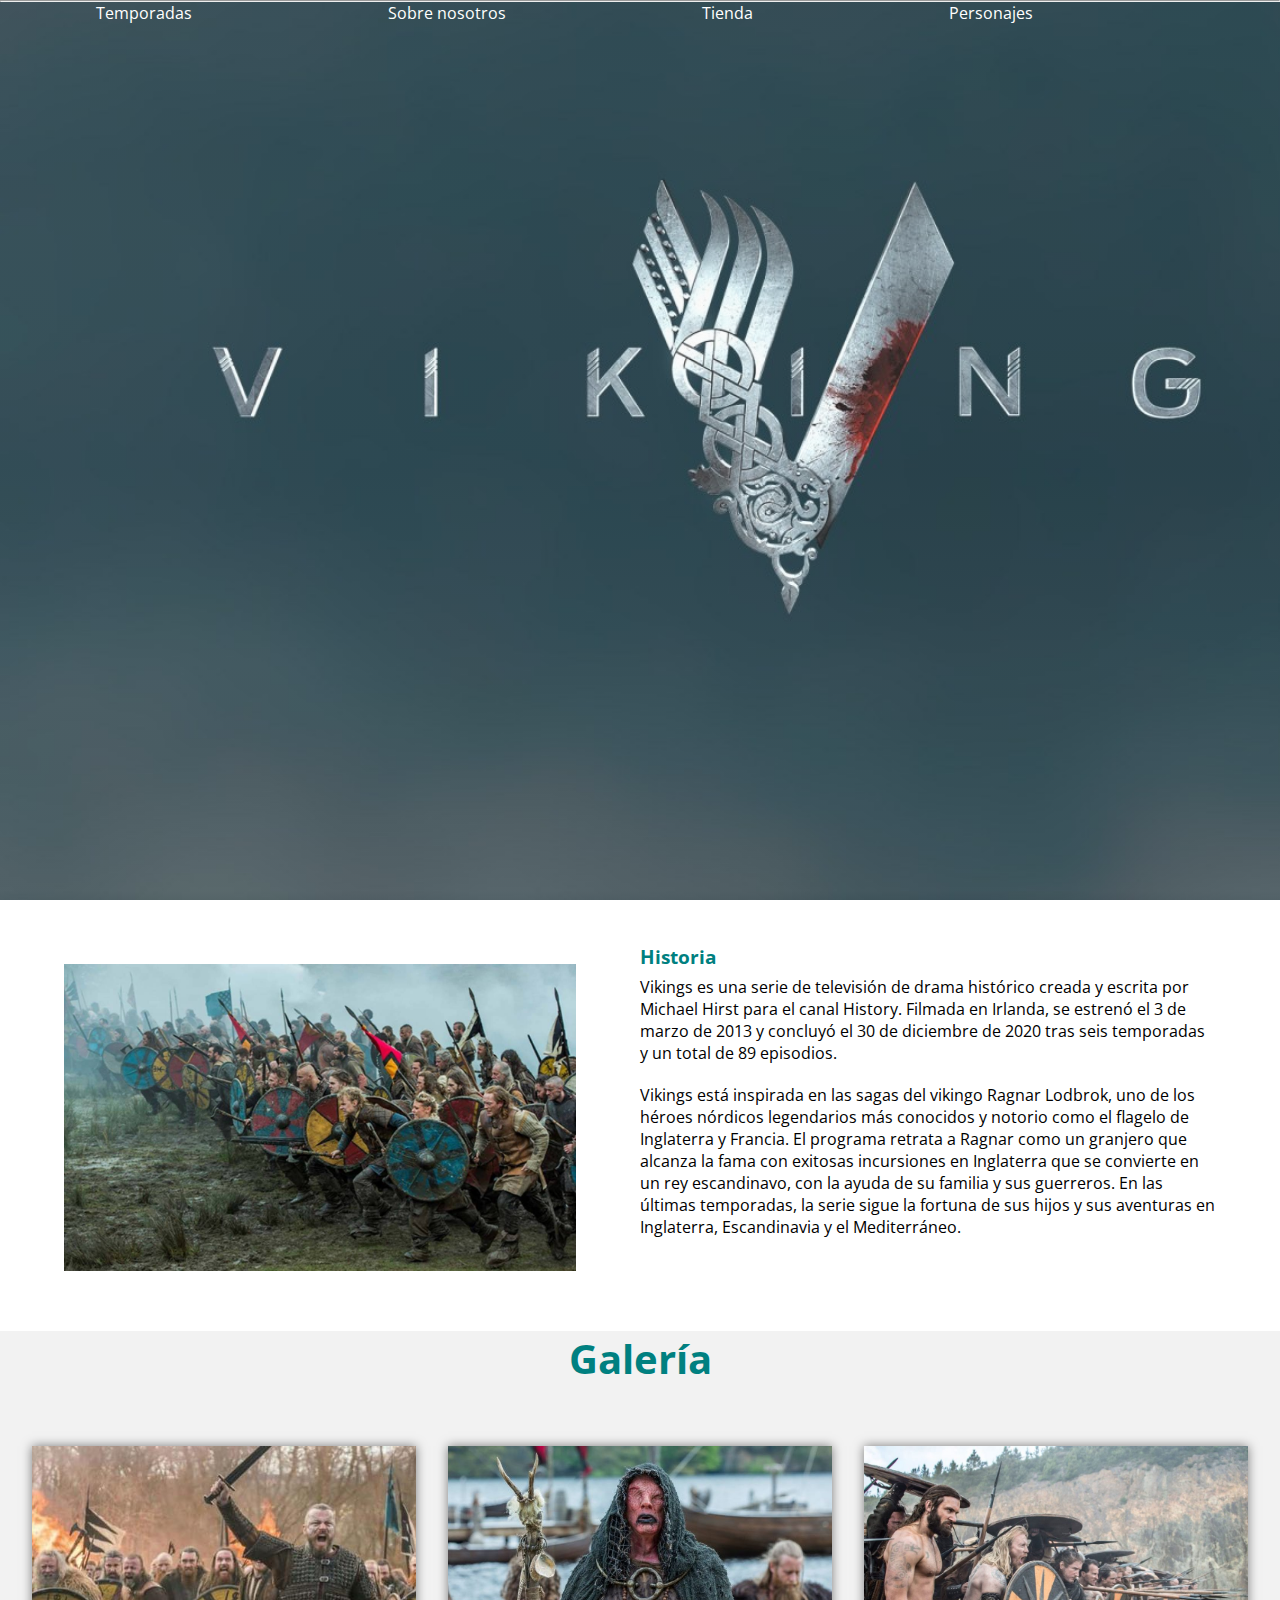
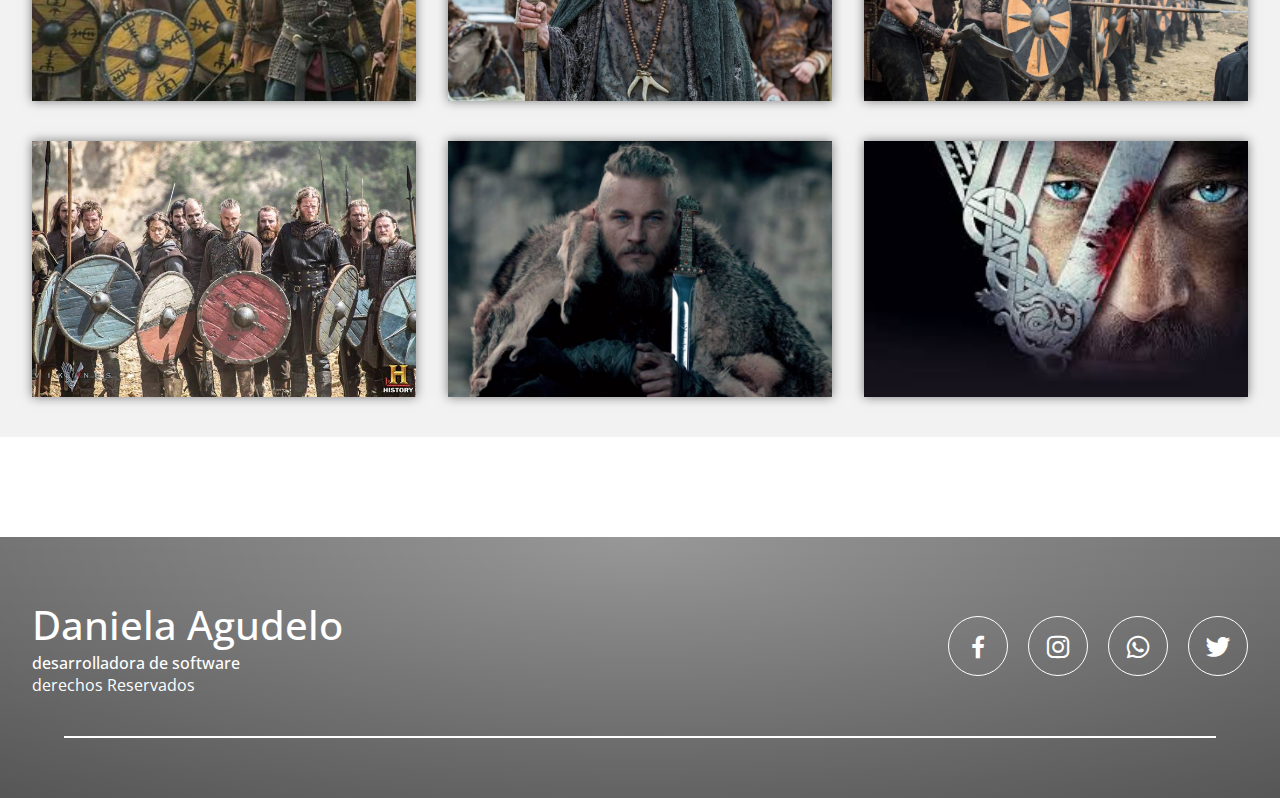
<file: index.html>
<!DOCTYPE html>
<html lang="en">
<head>
    <meta charset="UTF-8">
    <meta http-equiv="X-UA-Compatible" content="IE=edge">
    <meta name="viewport" content="width=device-width, initial-scale=1.0">
    <title>Serie</title>
    <link rel="stylesheet" href="css/estilos.css">
    <link href="https://cdn.jsdelivr.net/npm/bootstrap@5.0.2/dist/css/bootstrap.min.css" rel="stylesheet" integrity="sha384-EVSTQN3/azprG1Anm3QDgpJLIm9Nao0Yz1ztcQTwFspd3yD65VohhpuuCOmLASjC" crossorigin="anonymous">
    <link href='https://unpkg.com/boxicons@2.0.7/css/boxicons.min.css' rel='stylesheet'>
    <link rel="preconnect" href="https://fonts.googleapis.com">
    <link rel="preconnect" href="https://fonts.gstatic.com" crossorigin>
    <link href="https://fonts.googleapis.com/css2?family=Open+Sans:wght@300;400;700&display=swap" rel="stylesheet">
</head>
<body>

    <header class="banner" id="inicio">
     
        <div id="menunavegación">
            
            <nav class="barra">
                <hr>
            <a href="#temporadas" style="color: white;">Temporadas</a>
            <a href="#sobrenosotros" style="color: white;">Sobre nosotros</a>
            <a href="#tienda" style="color: white;">Tienda</a>
            <a href="personajes.html" style="color: white;">Personajes</a>
            </nav>
          </div>

    </header>

    <main>
        <section class="seccion1" id="secc1">
            <div class="parte1">
                <img src="img/banner2pagina2.jpg" alt="">
                <div class="parte2">
                    <div class="introduccion">
                        <h3 class="titulo1">Historia</h3>
                        <p>Vikings es una serie de televisión de drama histórico creada y escrita por Michael Hirst para el canal History. Filmada en Irlanda, se estrenó el 3 de marzo de 2013 y concluyó el 30 de diciembre de 2020 tras seis temporadas y un total de 89 episodios.</p>

                    </div>
                    <div class="introduccion">
                        <p>Vikings está inspirada en las sagas del vikingo Ragnar Lodbrok, uno de los héroes nórdicos legendarios más conocidos y notorio como el flagelo de Inglaterra y Francia. El programa retrata a Ragnar como un granjero que alcanza la fama con exitosas incursiones en Inglaterra que se convierte en un rey escandinavo, con la ayuda de su familia y sus guerreros. En las últimas temporadas, la serie sigue la fortuna de sus hijos y sus aventuras en Inglaterra, Escandinavia y el Mediterráneo.</p>

                    </div>
                </div>

            </div>
           

        </section>

        <section class="seccion2" id="secc2">
            <div class="contenedor2">
                <h2 class="titulo2">Galería</h2>
                <div class="galeria">
                    <img src="img/imagen1.jpg" alt="" class="img-galeria">
                    <img src="img/imagen2.jpg" alt="" class="img-galeria">
                    <img src="img/imagen3rollo.jpg" alt="" class="img-galeria">
                    <img src="img/imagen4.jpg" alt="" class="img-galeria">
                    <img src="img/vikingsragnar.jpg" alt="" class="img-galeria">
                    <img src="img/bannervikingo.jpg" alt="" class="img-galeria">
                </div>
            </div>
        </section>
    </main>

    <footer id="datos">
        <div class="contenedor3">
            <div class="contacto">
                <h2 class="derechos">Daniela Agudelo</h2>
                <p >desarrolladora de software</p>
                <p>derechos Reservados</p>
            </div>
            <div class="redes">
                <a href="https://www.facebook.com/" class="redesiconos">
                    <i class='bx bxl-facebook'></i>
                </a>
                <a href="https://www.instagram.com/" class="redesiconos">
                    <i class='bx bxl-instagram' ></i>
                </a>
                <a href="https://web.whatsapp.com/" class="redesiconos">
                    <i class='bx bxl-whatsapp' ></i>
                </a>
                <a href="https://twitter.com/" class="redesiconos">
                    <i class='bx bxl-twitter' ></i>
                </a>
            </div>
        </div>

        <div class="linea"></div>

    </footer>
    
    <script src="https://cdn.jsdelivr.net/npm/bootstrap@5.0.2/dist/js/bootstrap.bundle.min.js" integrity="sha384-MrcW6ZMFYlzcLA8Nl+NtUVF0sA7MsXsP1UyJoMp4YLEuNSfAP+JcXn/tWtIaxVXM" crossorigin="anonymous"></script>
</body>
</html>
</file>
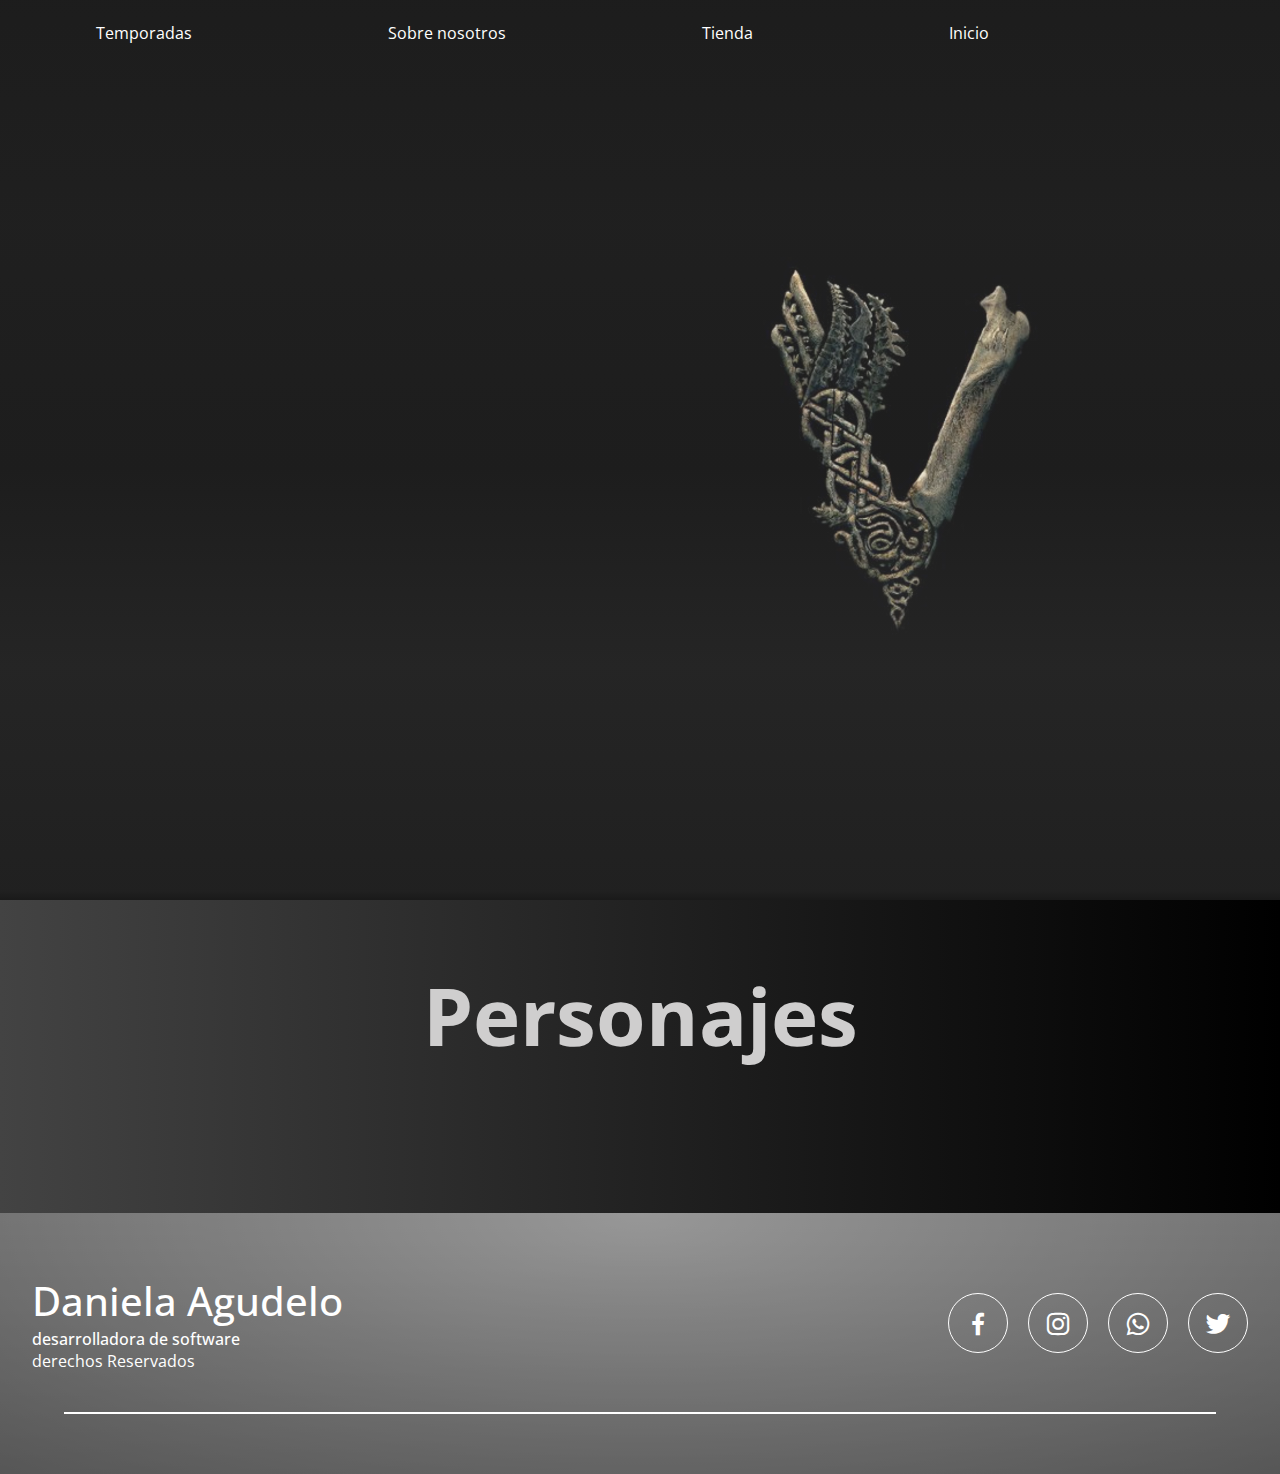
<file: personajes.html>
<!DOCTYPE html>
<html lang="en">
<head>
    <meta charset="UTF-8">
    <meta http-equiv="X-UA-Compatible" content="IE=edge">
    <meta name="viewport" content="width=device-width, initial-scale=1.0">
    <title>Personajes</title>
    <link href="https://cdn.jsdelivr.net/npm/bootstrap@5.0.2/dist/css/bootstrap.min.css" rel="stylesheet" integrity="sha384-EVSTQN3/azprG1Anm3QDgpJLIm9Nao0Yz1ztcQTwFspd3yD65VohhpuuCOmLASjC" crossorigin="anonymous">
    <link rel="stylesheet" href="css/personajes.css">
    <link href="https://cdn.jsdelivr.net/npm/bootstrap@5.0.2/dist/css/bootstrap.min.css" rel="stylesheet" integrity="sha384-EVSTQN3/azprG1Anm3QDgpJLIm9Nao0Yz1ztcQTwFspd3yD65VohhpuuCOmLASjC" crossorigin="anonymous">
    <link href='https://unpkg.com/boxicons@2.0.7/css/boxicons.min.css' rel='stylesheet'>
    <link rel="preconnect" href="https://fonts.googleapis.com">
    <link rel="preconnect" href="https://fonts.gstatic.com" crossorigin>
    <link href="https://fonts.googleapis.com/css2?family=Open+Sans:wght@300;400;700&display=swap" rel="stylesheet">
</head>
<body>
    
    <header class="banner" id="inicio">
     
        <div id="menunavegación">
            
            <nav class="barra">
            <br>
            <a href="#temporadas" style="color: rgb(255, 255, 255);">Temporadas</a>
            <a href="#sobrenosotros" style="color: rgb(255, 255, 255);">Sobre nosotros</a>
            <a href="#tienda" style="color: rgb(255, 255, 255);">Tienda</a>
            <a href="index.html" style="color: rgb(255, 255, 255);">Inicio</a>
            </nav>
          </div>

    </header>

      <div class="contenedor">

          <h2 class="personajes">Personajes</h2>

      </div>

      <div class="container">
          <br>
          <br>
          <div class="row row-cols-1 row-cols-md-3 g-4 " id="fila">

          </div>
      </div>

      <footer id="datos">
        <div class="contenedor3">
            <div class="contacto">
                <h2 class="derechos">Daniela Agudelo</h2>
                <p >desarrolladora de software</p>
                <p>derechos Reservados</p>
            </div>
            <div class="redes">
                <a href="https://www.facebook.com/" class="redesiconos">
                    <i class='bx bxl-facebook'></i>
                </a>
                <a href="https://www.instagram.com/" class="redesiconos">
                    <i class='bx bxl-instagram' ></i>
                </a>
                <a href="https://web.whatsapp.com/" class="redesiconos">
                    <i class='bx bxl-whatsapp' ></i>
                </a>
                <a href="https://twitter.com/" class="redesiconos">
                    <i class='bx bxl-twitter' ></i>
                </a>
            </div>
        </div>

        <div class="linea"></div>

    </footer>



    <script src="https://cdn.jsdelivr.net/npm/bootstrap@5.0.2/dist/js/bootstrap.bundle.min.js" integrity="sha384-MrcW6ZMFYlzcLA8Nl+NtUVF0sA7MsXsP1UyJoMp4YLEuNSfAP+JcXn/tWtIaxVXM" crossorigin="anonymous"></script>
    <script src="js/conexion.js"></script>
</body>
</html>
</file>
<file: css/estilos.css>
*{
    margin: 0;
    padding: 0;
    box-sizing: border-box;
}

body{
    font-family: 'Open Sans', sans-serif;
}

.barra > a {
    text-decoration: none;
    color:white;
    padding-left: 1rem;
    padding-right: 1rem;
    justify-content: space-between;
    margin: auto 5rem;
    padding-top: 2rem;
    padding-bottom: 2rem;
  
  }

.contenedor{
    width: 90%;
    max-width: 1200px;
    overflow: hidden;
    margin: auto;
    padding: 60px 0;
}

header{
    height: 100vh;
    background-image: linear-gradient(to top, rgba(211, 211, 211, 0.123) 0%, rgba(211, 211, 211, 0.151) 1%, rgba(224, 224, 224, 0.164) 26%, rgba(239, 239, 239, 0.123) 48%, rgba(217, 217, 217, 0.144) 75%, rgba(188, 188, 188, 0.151) 100%), url(../img/logo.jpg);
    background-repeat: no-repeat;
    background-size: cover;
    background-attachment: fixed;
    
}


.spread{
    transform: translate(0);
}



 .parte1{
     display: flex;
     justify-content: space-evenly;
     align-items: center;
     flex-wrap: wrap;
 }

 .parte1 img{
     margin-top: 4rem;
     width: 40%;
 }

 .parte2{
     width: 45%;
 }

 .introduccion{
     margin-bottom: 20px;
 }

 .titulo1{
     margin-bottom: 7px;
     color: teal;
     margin-top: 2rem;
 }


 .seccion2{
     background: #f2f2f2;
 }

 .galeria{
     display: flex;
     justify-content: space-evenly;
     flex-wrap: wrap;
 }

 .img-galeria{
     object-fit: cover;
     width: 30%;
     display: block;
     margin-bottom: 40px;
     box-shadow: 0 0 10px rgb(0, 0, 0, .5);
     cursor: pointer;
 }

 .titulo2{
     text-align: center;
     margin-top: 60px;
     margin-bottom: 60px;
     font-size: 40px;
     color: teal;
 }

 .seccion3{
     position: fixed;
     width: 100px;
     height: 100%;
     top: 0;
     left: 0;
     display: flex;
     justify-content: center;
     align-items: center;
     transform: translate(100%);
     transition: transform .2s ease-in-out;
 }

 .show{
     transform: translate(0);
 }

 .agregar-imagen{
    object-fit: cover;
     width: 60%;
     border-radius: 10px;
     transform: scale(0);
     transition: transform .3s .2s;
 }

 .showimage{
     transform: scale(1);
 }


footer{
    margin-top: 100px;
    padding-bottom: 0.1px;
    background: linear-gradient(to bottom, rgba(255,255,255,0.15) 0%, rgba(0,0,0,0.15) 100%), radial-gradient(at top center, rgba(255,255,255,0.40) 0%, rgba(0,0,0,0.40) 120%) #989898;
    background-blend-mode: multiply,multiply;
}

.contenedor3{
    display: flex;
    justify-content: space-around;
    align-items: center;
    flex-wrap: wrap;
    padding-top: 60px;
    padding-bottom: 40px;
}

.contacto{
    width: 40%;
    color: #fff;
}

.derechos{
    font-weight: 500;
    font-size: 40px;
}

.derechos+p{
    font-weight: 500;
}

.redes{
    width: 50%;
    display: flex;
    justify-content: flex-end;
}

.redesiconos{
    display: inline-block;
    margin-left: 20px;
    width: 60px;
    height: 60px;
    border: 1px solid #fff;
    border-radius: 50%;
    text-align: center;
    color: #fff;
}

.redesiconos:hover{
    background: #fff;
    color: cornflowerblue;
}

.redesiconos i{
    font-size: 30px;
    line-height: 60px;
}

.linea{
    width: 90%;
    max-width: 1200px;
    margin: 0 auto;
    height: 2px;
    background: #fff;
    margin-bottom: 60px;
}

@media screen and (max-width:800px){
    .menu{
        width: 50vw;
    }

    .parte1{
        width: 80%;
        margin-bottom: 40px;
    }

    .parte1 img{
        width: 80%;
    }

    .parte2{
        width: 80%;
    }

    .introduccion{
        margin-bottom:  30px;
    }

    .agregar-imagen{
        width: 80%;
    }

    .img-galeria{
        width: 45%;
    }

    .contenedor3{
        justify-content: center;
    }

    .redes{
        width: 80%;
        justify-content: space-evenly;
    }

    .redesiconos{
        margin-left: 0;

    }
    
    .redesiconos i{
        margin-left: 0;
    }

    .contacto{
        text-align: center;
        width: 80px;
        margin-bottom: 40px;
    }
}

@media screen and (max-width:500px){
    .menu{
        width: 65vw;
    }

    .iconomenu{
        top: 20px;
        right: 20px;
    }

    .titulo2{
        font-size: 30px;
    }

    .agregar-imagen{
        width: 95%;
    }
    
    .img-galeria{
        width: 95%;
    }

    .redes{
        width: 100%;
    }

    .contacto{
        width: 90%;
    }
}
</file>
<file: css/personajes.css>
*{
    margin: 0;
    padding: 0;
    box-sizing: border-box;
}

body{
    font-family: 'Open Sans', sans-serif;
    background-image: linear-gradient(to right, #434343 0%, black 100%);
}

header{
    height: 100vh;
    background-image: linear-gradient(to top, rgba(211, 211, 211, 0.123) 0%, rgba(211, 211, 211, 0.151) 1%, rgba(224, 224, 224, 0.164) 26%, rgba(239, 239, 239, 0.123) 48%, rgba(217, 217, 217, 0.144) 75%, rgba(188, 188, 188, 0.151) 100%), url(../img/bannerlogo.png);
    background-repeat: no-repeat;
    background-size: cover;
    background-attachment: fixed;
    
}

.barra > a {
    text-decoration: none;
    color:white;
    padding-left: 1rem;
    padding-right: 1rem;
    justify-content: space-between;
    margin: auto 5rem;
    padding-top: 2rem;
    padding-bottom: 2rem;
  }

  .personajes{
      font-size: 80px;
      text-align: center;
      text-decoration: solid;
      margin-top: 60px;
      color: rgb(207, 206, 206);
  }

  footer{
    margin-top: 100px;
    padding-bottom: 0.1px;
    background: linear-gradient(to bottom, rgba(255,255,255,0.15) 0%, rgba(0,0,0,0.15) 100%), radial-gradient(at top center, rgba(255,255,255,0.40) 0%, rgba(0,0,0,0.40) 120%) #989898;
    background-blend-mode: multiply,multiply;
}


.contenedor3{
    display: flex;
    justify-content: space-around;
    align-items: center;
    flex-wrap: wrap;
    padding-top: 60px;
    padding-bottom: 40px;
}


.contacto{
    width: 40%;
    color: #fff;
}

.derechos{
    font-weight: 500;
    font-size: 40px;
}

.derechos+p{
    font-weight: 500;
}

.redes{
    width: 50%;
    display: flex;
    justify-content: flex-end;
}

.redesiconos{
    display: inline-block;
    margin-left: 20px;
    width: 60px;
    height: 60px;
    border: 1px solid #fff;
    border-radius: 50%;
    text-align: center;
    color: #fff;
}

.redesiconos:hover{
    background: #fff;
    color: cornflowerblue;
}

.redesiconos i{
    font-size: 30px;
    line-height: 60px;
}

.linea{
    width: 90%;
    max-width: 1200px;
    margin: 0 auto;
    height: 2px;
    background: #fff;
    margin-bottom: 60px;
}
</file>
